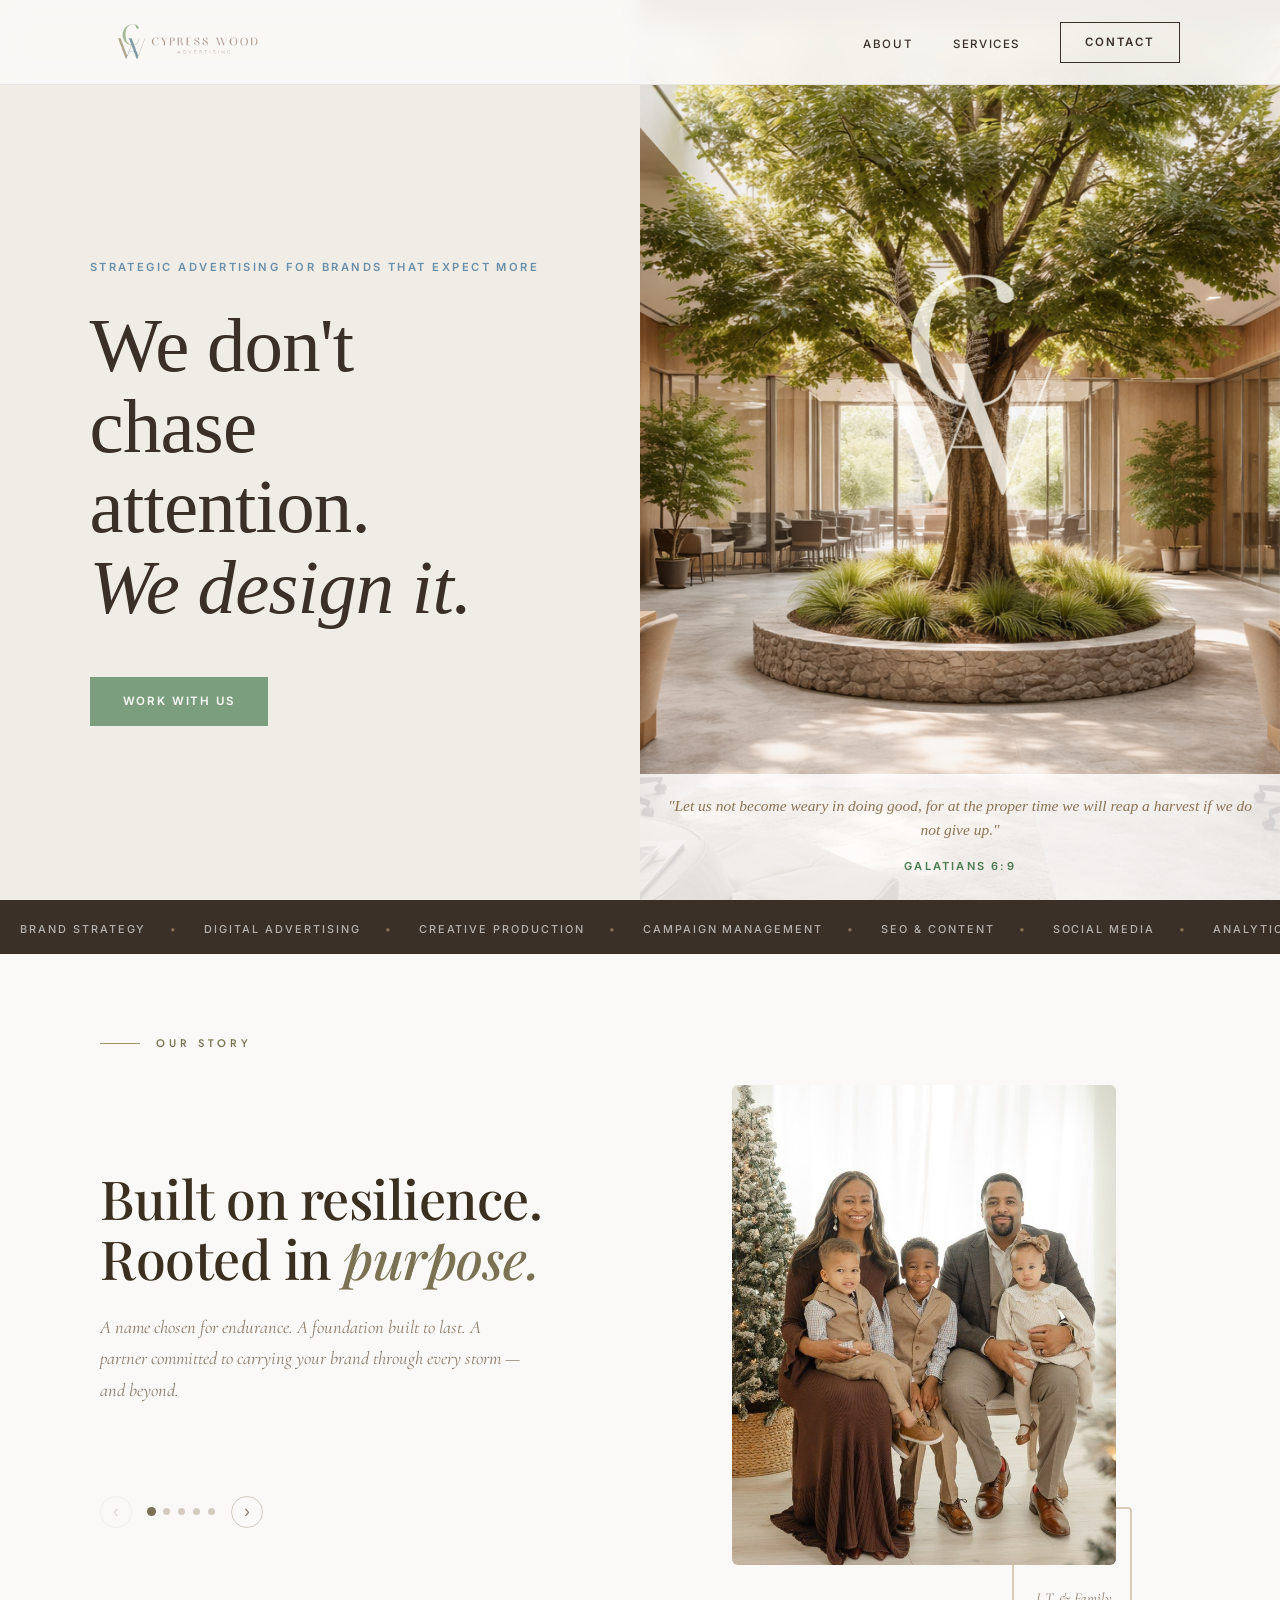
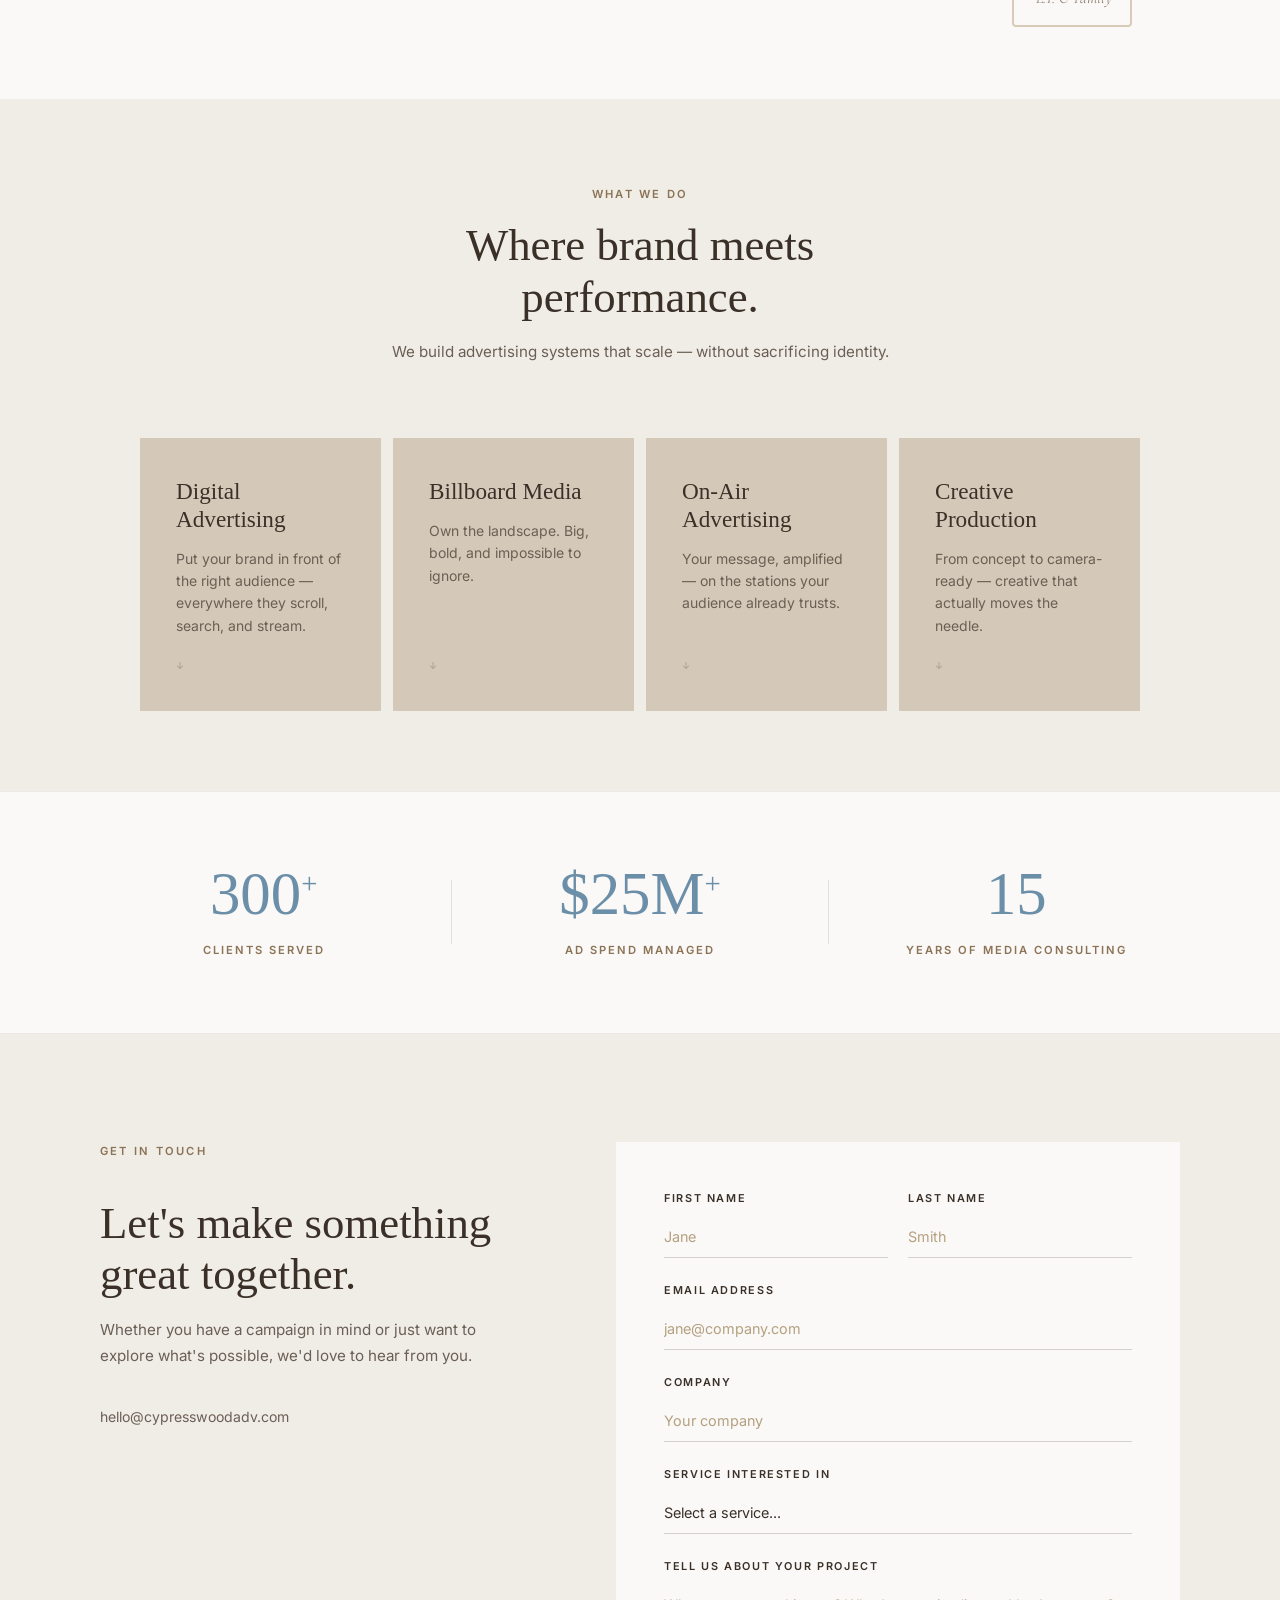
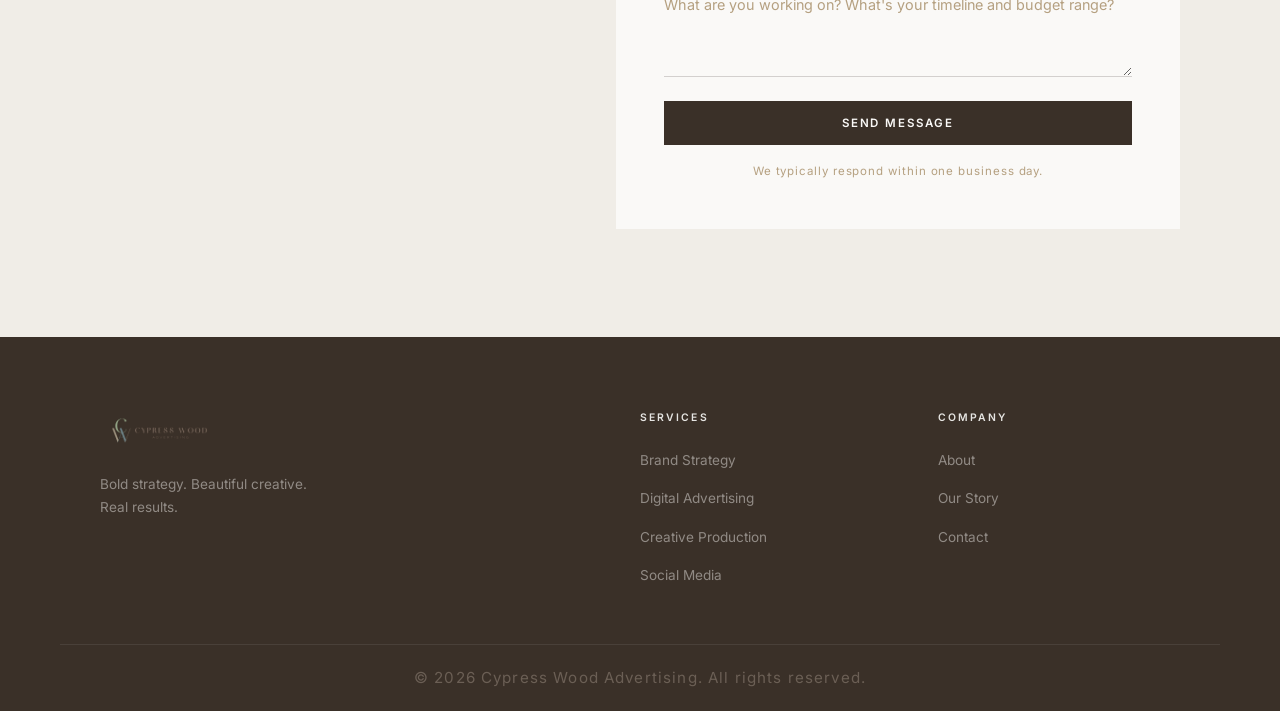
<file: index.html>
<!DOCTYPE html>
<html lang="en">
<head>
  <meta charset="UTF-8" />
  <meta name="viewport" content="width=device-width, initial-scale=1.0" />
  <title>Cypress Wood Advertising</title>
  <link rel="icon" type="image/x-icon" href="assets/images/favicon.ico" />

  <!-- SEO -->
  <meta name="description" content="Cypress Wood Advertising delivers strategic digital, billboard, on-air, and creative advertising — built on resilience, designed for longevity." />
  <meta name="author" content="Cypress Wood Advertising" />

  <!-- Open Graph (iMessage, Slack, LinkedIn, Facebook) -->
  <meta property="og:type"        content="website" />
  <meta property="og:url"         content="https://www.cypresswoodadvertising.com/" />
  <meta property="og:site_name"   content="Cypress Wood Advertising" />
  <meta property="og:title"       content="Cypress Wood Advertising" />
  <meta property="og:description" content="Strategic advertising built on resilience. Digital, billboard, on-air, and creative solutions designed to carry your brand forward." />
  <meta property="og:image"       content="https://www.cypresswoodadvertising.com/assets/images/logo.png" />
  <meta property="og:image:alt"   content="Cypress Wood Advertising logo" />

  <!-- Twitter / X Card -->
  <meta name="twitter:card"        content="summary" />
  <meta name="twitter:title"       content="Cypress Wood Advertising" />
  <meta name="twitter:description" content="Strategic advertising built on resilience. Digital, billboard, on-air, and creative solutions designed to carry your brand forward." />
  <meta name="twitter:image"       content="https://www.cypresswoodadvertising.com/assets/images/logo.png" />

  <link rel="stylesheet" href="css/styles.css" />
  <link rel="preconnect" href="https://fonts.googleapis.com" />
  <link rel="preconnect" href="https://fonts.gstatic.com" crossorigin />
  <link href="https://fonts.googleapis.com/css2?family=Cormorant+Garamond:ital,wght@0,300;0,400;0,500;0,600;1,300;1,400&family=Cormorant+Garant:ital,wght@0,300;0,400;0,500;0,600;1,300;1,400;1,500&family=Inter:wght@300;400;500;600&family=Jost:wght@300;400;500&family=Playfair+Display:ital,wght@0,400;0,500;0,600;0,700;1,400;1,500&display=swap" rel="stylesheet" />
</head>
<body>

  <!-- NAV -->
  <header class="nav-wrapper">
    <nav class="nav container">
      <a href="#" class="nav-logo">
        <img src="assets/images/logo.png" alt="Cypress Wood Advertising" class="logo-img" />
      </a>
      <ul class="nav-links">
        <li><a href="#about">About</a></li>
        <li><a href="#services">Services</a></li>
        <li><a href="#contact" class="btn btn-outline-nav">Contact</a></li>
      </ul>
      <button class="nav-toggle" aria-label="Toggle menu">
        <span></span><span></span><span></span>
      </button>
    </nav>
  </header>

  <!-- HERO -->
  <section class="hero">
    <div class="hero-left">
      <div class="hero-content">
        <img src="assets/images/logo-overlay.png" alt="" class="hero-mobile-logo" aria-hidden="true" />
        <blockquote class="hero-scripture hero-scripture-mobile">
          <p>"Let us not become weary in doing good, for at the proper time we will reap a harvest if we do not give up."</p>
          <cite>Galatians 6:9</cite>
        </blockquote>
        <p class="hero-eyebrow">Strategic Advertising for Brands That Expect More</p>
        <h1>We don't chase<br />attention.<br /><em>We design it.</em></h1>
        <a href="#contact" class="btn btn-hero">Work With Us</a>
      </div>
    </div>
    <div class="hero-right">
      <img src="assets/images/hero-bg.jpg" alt="Cypress Wood Advertising office" class="hero-img" />
      <div class="hero-right-content">
        <img src="assets/images/logo-overlay.png" alt="" class="hero-overlay-logo" aria-hidden="true" />
        <blockquote class="hero-scripture">
          <p>"Let us not become weary in doing good, for at the proper time we will reap a harvest if we do not give up."</p>
          <cite>Galatians 6:9</cite>
        </blockquote>
      </div>
    </div>
  </section>

  <!-- MARQUEE STRIP -->
  <div class="marquee-strip">
    <div class="marquee-track">
      <span>Brand Strategy</span><span class="dot">&bull;</span>
      <span>Digital Advertising</span><span class="dot">&bull;</span>
      <span>Creative Production</span><span class="dot">&bull;</span>
      <span>Campaign Management</span><span class="dot">&bull;</span>
      <span>SEO &amp; Content</span><span class="dot">&bull;</span>
      <span>Social Media</span><span class="dot">&bull;</span>
      <span>Analytics &amp; Reporting</span><span class="dot">&bull;</span>
      <span>On-Air Advertising</span><span class="dot">&bull;</span>
      <span>Billboard Advertising</span><span class="dot">&bull;</span>
      <span>Print Advertising</span><span class="dot">&bull;</span>
      <span>Brand Strategy</span><span class="dot">&bull;</span>
      <span>Digital Advertising</span><span class="dot">&bull;</span>
      <span>Creative Production</span><span class="dot">&bull;</span>
      <span>Campaign Management</span><span class="dot">&bull;</span>
      <span>SEO &amp; Content</span><span class="dot">&bull;</span>
      <span>Social Media</span><span class="dot">&bull;</span>
      <span>Analytics &amp; Reporting</span><span class="dot">&bull;</span>
      <span>On-Air Advertising</span><span class="dot">&bull;</span>
      <span>Billboard Advertising</span><span class="dot">&bull;</span>
      <span>Print Advertising</span><span class="dot">&bull;</span>
    </div>
  </div>

  <!-- OUR STORY -->
  <section class="our-story-section" id="about">
    <div class="container">

      <div class="our-story-label">Our Story</div>

      <div class="our-story-hero-row">

        <div class="our-story-carousel">
          <div class="our-story-slides">

            <div class="our-story-slide active">
              <h2>Built on resilience.<br>Rooted in <em>purpose.</em></h2>
              <p class="our-story-slide-byline">A name chosen for endurance. A foundation built to last. A partner committed to carrying your brand through every storm — and beyond.</p>
            </div>

            <div class="our-story-slide">
              <p class="our-story-slide-label">The Name</p>
              <p class="our-story-slide-text">
                I chose the name <span class="highlight">Cypress Wood Advertising</span> because of its profound connection to resilience. In the biblical account of the Great Flood, Noah was instructed to build the Ark from <em>gopher wood</em>&mdash;which many scholars identify as cypress. It was selected for a specific reason: cypress is one of the few materials on Earth naturally resistant to rot, decay, and water damage.
              </p>
            </div>

            <div class="our-story-slide">
              <p class="our-story-slide-label">The Foundation</p>
              <p class="our-story-slide-text">
                While other woods would have given way under the pressure of a forty-day storm, <span class="highlight">cypress remained stable, durable, and buoyant</span>. It was chosen not for its appearance, but for what it could endure. That principle is at the heart of everything we do.
              </p>
            </div>

            <div class="our-story-slide">
              <p class="our-story-slide-label">The Partnership</p>
              <p class="our-story-slide-text">
                This is exactly how I view my partnership with your organization. The marketing landscape can often feel like a flood&mdash;shifting trends, unpredictable algorithms, and relentless noise. My goal is to be the <span class="highlight">cypress for your brand</span>: a stable, durable foundation that doesn't just weather the storm, but carries you safely toward your goals.
              </p>
            </div>

            <div class="our-story-slide">
              <p class="our-story-slide-label">The Promise</p>
              <p class="our-story-slide-text">
                At Cypress Wood, we build marketing strategies designed for <span class="highlight">longevity, integrity, and full-circle success</span>&mdash;work that endures long after the initial campaign has ended.
              </p>
              <div class="our-story-sig">
                <div class="our-story-sig-line"></div>
                <div class="our-story-sig-name">L.T.</div>
                <div class="our-story-sig-title">Founder, Cypress Wood Advertising</div>
              </div>
            </div>

          </div>

          <div class="our-story-controls">
            <button class="our-story-prev disabled" aria-label="Previous slide">&#8249;</button>
            <div class="our-story-dots">
              <button class="our-story-dot active" aria-label="Slide 1"></button>
              <button class="our-story-dot" aria-label="Slide 2"></button>
              <button class="our-story-dot" aria-label="Slide 3"></button>
              <button class="our-story-dot" aria-label="Slide 4"></button>
              <button class="our-story-dot" aria-label="Slide 5"></button>
            </div>
            <button class="our-story-next" aria-label="Next slide">&#8250;</button>
          </div>
        </div>

        <div class="our-story-photo">
          <div class="our-story-photo-frame">
            <img src="assets/images/owner-photo.jpg" alt="L.T. Cypress Wood and family">
          </div>
          <div class="our-story-photo-accent"></div>
          <p class="our-story-photo-caption">L.T. &amp; Family</p>
        </div>

      </div>

    </div>
  </section>

  <!-- SERVICES -->
  <section class="services section" id="services">
    <div class="container">
      <div class="section-header">
        <p class="section-label">What We Do</p>
        <h2>Where brand meets performance.</h2>
        <p class="section-sub">We build advertising systems that scale — without sacrificing identity.</p>
      </div>
      <div class="services-grid">
        <div class="service-card">
          <h3>Digital Advertising</h3>
          <p class="service-byline">Put your brand in front of the right audience — everywhere they scroll, search, and stream.</p>
          <div class="service-expand">
            <ul class="service-bullets">
              <li>Search Engine Optimization (SEO)</li>
              <li>Search Engine Marketing (SEM)</li>
              <li>Social Media Advertising</li>
              <li>Email Marketing</li>
              <li>Landing Page Design</li>
              <li>Programmatic Display</li>
              <li>OTT / Connected TV</li>
              <li>Reporting &amp; Analytics</li>
            </ul>
          </div>
        </div>
        <div class="service-card">
          <h3>Billboard Media</h3>
          <p class="service-byline">Own the landscape. Big, bold, and impossible to ignore.</p>
          <div class="service-expand">
            <ul class="service-bullets">
              <li>Static Billboards</li>
              <li>Digital Billboards</li>
              <li>Transit &amp; Bus Shelters</li>
              <li>Wallscapes &amp; Murals</li>
              <li>Site Selection &amp; Negotiation</li>
              <li>Campaign Rotation</li>
            </ul>
          </div>
        </div>
        <div class="service-card">
          <h3>On-Air Advertising</h3>
          <p class="service-byline">Your message, amplified — on the stations your audience already trusts.</p>
          <div class="service-expand">
            <ul class="service-bullets">
              <li>Radio Campaigns</li>
              <li>TV Commercial Placement</li>
              <li>Sponsorship Packages</li>
              <li>Live Reads &amp; Endorsements</li>
              <li>Streaming Audio</li>
              <li>Media Planning &amp; Buying</li>
            </ul>
          </div>
        </div>
        <div class="service-card">
          <h3>Creative Production</h3>
          <p class="service-byline">From concept to camera-ready — creative that actually moves the needle.</p>
          <div class="service-expand">
            <ul class="service-bullets">
              <li>Brand Identity &amp; Strategy</li>
              <li>Video Production</li>
              <li>Audio Production</li>
              <li>Graphic Design</li>
              <li>Copywriting</li>
              <li>Campaign Development</li>
            </ul>
          </div>
        </div>
      </div>
    </div>
  </section>

  <!-- STATS -->
  <section class="stats-section">
    <div class="container stats-grid">
      <div class="stat">
        <span class="stat-number">300<sup>+</sup></span>
        <span class="stat-label">Clients Served</span>
      </div>
      <div class="stat-divider"></div>
      <div class="stat">
        <span class="stat-number">$25M<sup>+</sup></span>
        <span class="stat-label">Ad Spend Managed</span>
      </div>
      <div class="stat-divider"></div>
      <div class="stat">
        <span class="stat-number">15</span>
        <span class="stat-label">Years of Media Consulting</span>
      </div>
    </div>
  </section>

  <!-- CONTACT -->
  <section class="contact section" id="contact">
    <div class="container contact-layout">
      <div class="contact-text">
        <p class="section-label">Get In Touch</p>
        <h2>Let's make something great together.</h2>
        <p>Whether you have a campaign in mind or just want to explore what's possible, we'd love to hear from you.</p>
        <ul class="contact-info">
          <li>hello@cypresswoodadv.com</li>
        </ul>
      </div>
      <form class="contact-form" id="contactForm" novalidate>
        <div class="form-row">
          <div class="form-group">
            <label for="firstName">First Name</label>
            <input type="text" id="firstName" name="firstName" placeholder="Jane" required />
          </div>
          <div class="form-group">
            <label for="lastName">Last Name</label>
            <input type="text" id="lastName" name="lastName" placeholder="Smith" required />
          </div>
        </div>
        <div class="form-group">
          <label for="email">Email Address</label>
          <input type="email" id="email" name="email" placeholder="jane@company.com" required />
        </div>
        <div class="form-group">
          <label for="company">Company</label>
          <input type="text" id="company" name="company" placeholder="Your company" />
        </div>
        <div class="form-group">
          <label for="service">Service Interested In</label>
          <select id="service" name="service">
            <option value="">Select a service...</option>
            <option value="brand-strategy">Brand Strategy</option>
            <option value="digital-advertising">Digital Advertising</option>
            <option value="creative-production">Creative Production</option>
            <option value="social-media">Social Media</option>
            <option value="seo-content">SEO &amp; Content</option>
            <option value="other">Other / Not Sure Yet</option>
          </select>
        </div>
        <div class="form-group">
          <label for="message">Tell Us About Your Project</label>
          <textarea id="message" name="message" rows="4" placeholder="What are you working on? What's your timeline and budget range?"></textarea>
        </div>
        <button type="submit" class="btn btn-primary btn-full">Send Message</button>
        <p class="form-note">We typically respond within one business day.</p>
      </form>
    </div>
  </section>

  <!-- FOOTER -->
  <footer class="footer">
    <div class="container footer-layout">
      <div class="footer-brand">
        <a href="#" class="nav-logo footer-logo">
          <img src="assets/images/logo.png" alt="Cypress Wood Advertising" class="logo-img logo-img-footer" />
        </a>
        <p>Bold strategy. Beautiful creative.<br />Real results.</p>
      </div>
      <div class="footer-links">
        <h4>Services</h4>
        <ul>
          <li><a href="#services">Brand Strategy</a></li>
          <li><a href="#services">Digital Advertising</a></li>
          <li><a href="#services">Creative Production</a></li>
          <li><a href="#services">Social Media</a></li>
        </ul>
      </div>
      <div class="footer-links">
        <h4>Company</h4>
        <ul>
          <li><a href="#about">About</a></li>
          <li><a href="#about">Our Story</a></li>
          <li><a href="#contact">Contact</a></li>
        </ul>
      </div>
    </div>
    <div class="footer-bottom container">
      <p>&copy; 2026 Cypress Wood Advertising. All rights reserved.</p>
    </div>
  </footer>

  <script src="js/main.js"></script>
</body>
</html>
</file>
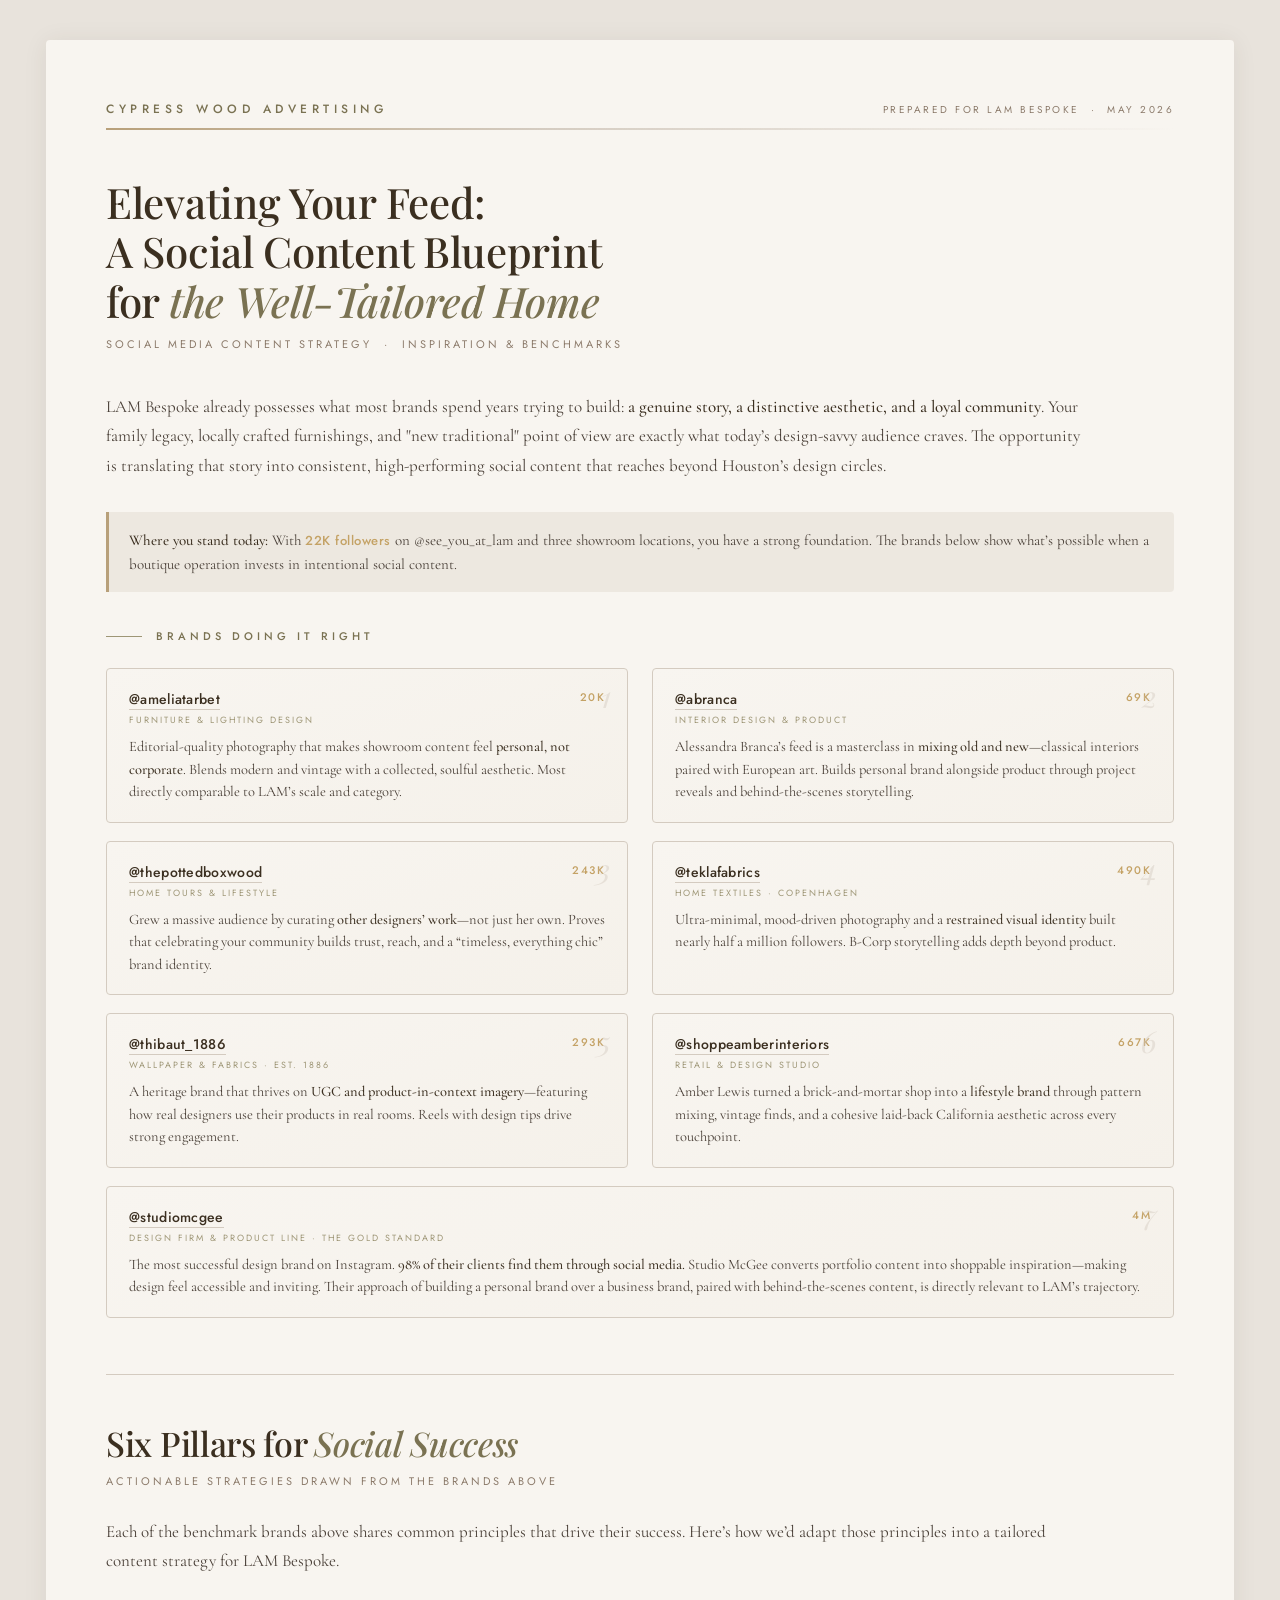
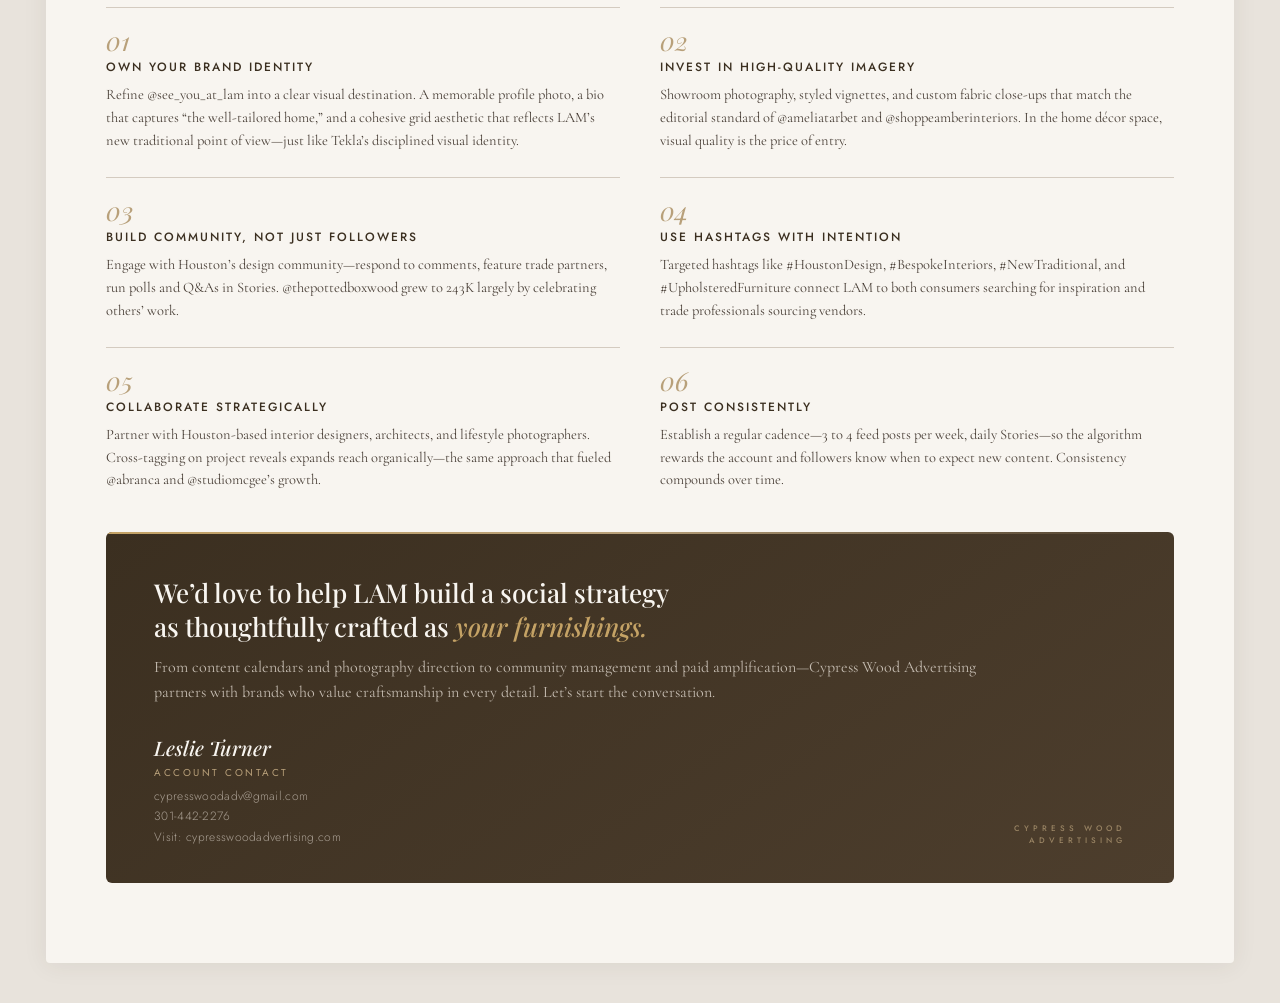
<file: lam-bespoke/index.html>
<!DOCTYPE html>
<html lang="en">
<head>
<meta charset="UTF-8">
<meta name="viewport" content="width=device-width, initial-scale=1.0">
<title>Social Content Blueprint — LAM Bespoke × Cypress Wood Advertising</title>


<link href="https://fonts.googleapis.com/css2?family=Playfair+Display:ital,wght@0,400;0,500;0,600;0,700;1,400;1,500&family=Cormorant+Garamond:ital,wght@0,300;0,400;0,500;0,600;1,300;1,400&family=Jost:wght@300;400;500&display=swap" rel="stylesheet">
<style>
  :root {
    --cream: #F8F5F0;
    --cream-dark: #EDE8E0;
    --brown-dark: #3B2F20;
    --brown-mid: #6B5B4B;
    --brown-light: #8C7B6B;
    --olive: #7A7252;
    --olive-light: #9E9676;
    --gold: #C4A265;
    --gold-muted: #B8A07A;
    --text-body: #4A4038;
    --rule-color: #D4CBC0;
  }

  * { margin: 0; padding: 0; box-sizing: border-box; }

  body {
    background: #E8E3DC;
    color: var(--text-body);
    -webkit-font-smoothing: antialiased;
    font-family: 'Cormorant Garamond', serif;
    padding: 40px 24px;
  }

  .page {
    max-width: 1188px;
    margin: 0 auto;
    padding: 60px 60px 80px;
    background: var(--cream);
    box-shadow: 0 2px 24px rgba(59,47,32,0.08);
    border-radius: 4px;
  }

  /* ── Top bar ── */
  .top-bar {
    display: flex;
    justify-content: space-between;
    align-items: center;
    margin-bottom: 10px;
  }

  .cwa-logo-header {
    display: flex;
    align-items: center;
    gap: 14px;
  }

  .cwa-logo-header img {
    width: 36px;
    height: 36px;
    border-radius: 4px;
  }

  .cwa-brand {
    font-family: 'Jost', sans-serif;
    font-weight: 500;
    font-size: 12px;
    letter-spacing: 4.5px;
    text-transform: uppercase;
    color: var(--olive);
    transition: color 0.25s ease;
  }

  .cwa-brand:hover {
    color: var(--gold);
  }

  .prepared-for {
    font-family: 'Jost', sans-serif;
    font-weight: 400;
    font-size: 10px;
    letter-spacing: 2.5px;
    text-transform: uppercase;
    color: var(--brown-light);
  }

  .top-rule {
    width: 100%;
    height: 1.5px;
    background: linear-gradient(90deg, var(--gold-muted), var(--rule-color) 40%, transparent);
    margin-bottom: 48px;
  }

  /* ── Hero ── */
  .hero {
    margin-bottom: 40px;
  }

  .hero h1 {
    font-family: 'Playfair Display', serif;
    font-weight: 500;
    font-size: clamp(30px, 3.5vw, 42px);
    line-height: 1.18;
    color: var(--brown-dark);
    letter-spacing: -0.3px;
    margin-bottom: 10px;
  }

  .hero h1 em { font-style: italic; color: var(--olive); }

  .hero-sub {
    font-family: 'Jost', sans-serif;
    font-weight: 400;
    font-size: 11px;
    letter-spacing: 3px;
    text-transform: uppercase;
    color: var(--brown-light);
  }

  /* ── Intro ── */
  .intro {
    font-family: 'Cormorant Garamond', serif;
    font-size: 17px;
    line-height: 1.72;
    color: var(--text-body);
    margin-bottom: 32px;
    max-width: 92%;
  }

  .intro strong { color: var(--brown-dark); font-weight: 500; }

  /* ── Callout ── */
  .lam-callout {
    background: var(--cream-dark);
    border-left: 3px solid var(--gold-muted);
    padding: 16px 20px;
    margin-bottom: 36px;
    border-radius: 0 4px 4px 0;
  }

  .lam-callout p {
    font-family: 'Cormorant Garamond', serif;
    font-size: 15px;
    line-height: 1.62;
    color: var(--text-body);
  }

  .lam-callout strong { color: var(--brown-dark); font-weight: 500; }

  .lam-callout .stat {
    font-family: 'Jost', sans-serif;
    font-weight: 500;
    font-size: 13px;
    color: var(--gold);
    letter-spacing: 0.5px;
  }

  /* ── Section label ── */
  .section-label {
    font-family: 'Jost', sans-serif;
    font-weight: 500;
    font-size: 11px;
    letter-spacing: 4px;
    text-transform: uppercase;
    color: var(--olive);
    margin-bottom: 24px;
    display: flex;
    align-items: center;
    gap: 14px;
  }

  .section-label::before {
    content: '';
    display: block;
    width: 36px;
    height: 1.5px;
    background: var(--olive-light);
  }

  .divider {
    width: 100%;
    height: 1px;
    background: var(--rule-color);
    margin: 56px 0 48px;
  }

  /* ── Benchmark grid ── */
  .benchmark-grid {
    display: grid;
    grid-template-columns: 1fr 1fr;
    gap: 18px 24px;
    margin-bottom: 8px;
  }

  .benchmark-card {
    border: 1px solid var(--rule-color);
    border-radius: 4px;
    padding: 20px 22px 18px;
    position: relative;
    background: linear-gradient(160deg, var(--cream) 0%, #F5F1EA 100%);
    transition: box-shadow 0.2s;
  }

  .benchmark-card:hover {
    box-shadow: 0 2px 12px rgba(59,47,32,0.06);
  }

  .card-header {
    display: flex;
    justify-content: space-between;
    align-items: flex-start;
    margin-bottom: 4px;
  }

  .card-handle {
    font-family: 'Jost', sans-serif;
    font-weight: 500;
    font-size: 14px;
    color: var(--brown-dark);
    letter-spacing: 0.3px;
  }

  .card-handle a {
    color: inherit;
    text-decoration: none;
    border-bottom: 1px solid var(--rule-color);
    transition: color 0.15s, border-color 0.15s;
  }

  .card-handle a:hover {
    color: var(--olive);
    border-color: var(--olive-light);
  }

  .card-followers {
    font-family: 'Jost', sans-serif;
    font-weight: 500;
    font-size: 11px;
    letter-spacing: 1.5px;
    color: var(--gold);
    white-space: nowrap;
  }

  .card-category {
    font-family: 'Jost', sans-serif;
    font-weight: 400;
    font-size: 9px;
    letter-spacing: 2px;
    text-transform: uppercase;
    color: var(--olive-light);
    margin-bottom: 10px;
    display: block;
  }

  .card-insight {
    font-family: 'Cormorant Garamond', serif;
    font-size: 14.5px;
    line-height: 1.55;
    color: var(--text-body);
  }

  .card-insight strong { color: var(--brown-dark); font-weight: 500; }

  .card-number {
    position: absolute;
    top: 12px;
    right: 16px;
    font-family: 'Playfair Display', serif;
    font-style: italic;
    font-size: 30px;
    color: var(--rule-color);
    opacity: 0.45;
    line-height: 1;
  }

  .benchmark-card.full-width {
    grid-column: 1 / -1;
  }

  /* ── Pillar grid ── */
  .pillar-grid {
    display: grid;
    grid-template-columns: 1fr 1fr;
    gap: 24px 40px;
    margin-bottom: 40px;
  }

  .pillar {
    padding: 20px 0 0;
    border-top: 1px solid var(--rule-color);
  }

  .pillar-number {
    font-family: 'Playfair Display', serif;
    font-style: italic;
    font-size: 26px;
    color: var(--gold-muted);
    margin-bottom: 4px;
    line-height: 1;
  }

  .pillar-title {
    font-family: 'Jost', sans-serif;
    font-weight: 500;
    font-size: 12px;
    letter-spacing: 2px;
    text-transform: uppercase;
    color: var(--brown-dark);
    margin-bottom: 8px;
  }

  .pillar-text {
    font-family: 'Cormorant Garamond', serif;
    font-size: 14.5px;
    line-height: 1.58;
    color: var(--text-body);
  }

  /* ── CTA block ── */
  .cta-area {
    background: linear-gradient(145deg, #3B2F20 0%, #4D3E2D 100%);
    border-radius: 6px;
    padding: 44px 48px 36px;
    position: relative;
    overflow: hidden;
  }

  .cta-area::before {
    content: '';
    position: absolute;
    top: 0; left: 0; right: 0;
    height: 2px;
    background: linear-gradient(90deg, var(--gold), var(--gold-muted), transparent);
  }

  .cta-headline {
    font-family: 'Playfair Display', serif;
    font-weight: 500;
    font-size: 26px;
    color: var(--cream);
    margin-bottom: 12px;
    line-height: 1.28;
  }

  .cta-headline em { font-style: italic; color: var(--gold); }

  .cta-body {
    font-family: 'Cormorant Garamond', serif;
    font-size: 16px;
    line-height: 1.6;
    color: #C4BBB0;
    margin-bottom: 28px;
    max-width: 85%;
  }

  .cta-contact {
    display: flex;
    justify-content: space-between;
    align-items: flex-end;
  }

  .contact-name {
    font-family: 'Playfair Display', serif;
    font-style: italic;
    font-weight: 500;
    font-size: 20px;
    color: var(--cream);
    margin-bottom: 4px;
  }

  .contact-title {
    font-family: 'Jost', sans-serif;
    font-weight: 400;
    font-size: 10px;
    letter-spacing: 2.5px;
    text-transform: uppercase;
    color: var(--gold-muted);
    margin-bottom: 6px;
  }

  .contact-detail {
    font-family: 'Jost', sans-serif;
    font-weight: 300;
    font-size: 12px;
    color: #A89E92;
    letter-spacing: 0.3px;
    line-height: 1.7;
  }

  .contact-detail a {
    color: #A89E92;
    text-decoration: none;
  }

  .contact-detail a:hover {
    color: var(--gold);
  }

  .cta-logo-block {
    display: flex;
    flex-direction: column;
    align-items: flex-end;
    gap: 8px;
  }

  .cta-logo-block img {
    width: 52px;
    height: 52px;
    border-radius: 4px;
  }

  .cta-cwa-text {
    font-family: 'Jost', sans-serif;
    font-weight: 500;
    font-size: 8px;
    letter-spacing: 4px;
    text-transform: uppercase;
    color: var(--gold-muted);
    text-align: right;
    opacity: 0.7;
    line-height: 1.6;
  }


  /* ── Print / PDF optimization ── */
  @media print {
    .page { padding: 40px 50px 40px; }
    .top-rule { margin-bottom: 28px; }
    .hero { margin-bottom: 24px; }
    .hero h1 { font-size: 34px; margin-bottom: 6px; }
    .hero-sub { margin-bottom: 12px; }
    .intro { font-size: 15px; line-height: 1.6; margin-bottom: 20px; }
    .lam-callout { padding: 10px 16px; margin-bottom: 22px; }
    .lam-callout p { font-size: 13.5px; }
    .section-label { margin-bottom: 16px; }
    .benchmark-grid { gap: 12px 18px; }
    .benchmark-card { padding: 14px 16px 12px; }
    .card-handle { font-size: 13px; }
    .card-insight { font-size: 13px; line-height: 1.45; }
    .card-category { font-size: 8px; margin-bottom: 6px; }
    .page-break { page-break-after: always; break-after: page; height: 0; margin: 0; padding: 0; border: none; }
    .pillar-grid { gap: 16px 32px; margin-bottom: 28px; }
    .pillar { padding: 14px 0 0; }
    .pillar-number { font-size: 22px; }
    .pillar-title { font-size: 11px; margin-bottom: 5px; }
    .pillar-text { font-size: 13px; line-height: 1.48; }
    .cta-area { padding: 32px 40px 28px; }
    .cta-headline { font-size: 22px; margin-bottom: 8px; }
    .cta-body { font-size: 14px; margin-bottom: 20px; }
  }

  /* ── Print ── */
  @media print {
    .cta-contact { flex-direction: row !important; align-items: flex-end !important; }
    .cta-area { break-inside: avoid; }
    .benchmark-card { break-inside: avoid; }
    .pillar { break-inside: avoid; }
  }

  /* ── Page break (screen) ── */
  .page-break {
    width: 100%;
    height: 1px;
    background: var(--rule-color);
    margin: 56px 0 48px;
  }

  /* ── Animations ── */
  @keyframes fadeUp {
    from { opacity: 0; transform: translateY(18px); }
    to   { opacity: 1; transform: translateY(0); }
  }

  @keyframes fadeIn {
    from { opacity: 0; }
    to   { opacity: 1; }
  }

  .anim-hero > * {
    opacity: 0;
    animation: fadeUp 1.2s cubic-bezier(0.22, 1, 0.36, 1) forwards;
  }
  .anim-hero > *:nth-child(1) { animation-delay: 0.1s; }
  .anim-hero > *:nth-child(2) { animation-delay: 0.4s; }

  .top-bar, .top-rule {
    opacity: 0;
    animation: fadeIn 1s ease forwards;
  }
  .top-bar  { animation-delay: 0s; }
  .top-rule { animation-delay: 0.2s; }

  .reveal {
    opacity: 0;
    transform: translateY(14px);
    transition: opacity 1s cubic-bezier(0.22, 1, 0.36, 1),
                transform 1s cubic-bezier(0.22, 1, 0.36, 1);
  }
  .reveal.visible {
    opacity: 1;
    transform: translateY(0);
  }

  @media print {
    .anim-hero > *, .top-bar, .top-rule, .reveal {
      opacity: 1 !important;
      transform: none !important;
      animation: none !important;
      transition: none !important;
    }
  }

  /* ── Responsive ── */
  @media (max-width: 768px) {
    .page { padding: 40px 24px 60px; }
    .benchmark-grid { grid-template-columns: 1fr; }
    .benchmark-card.full-width { grid-column: auto; }
    .pillar-grid { grid-template-columns: 1fr; }
    .cta-contact { flex-direction: column; align-items: flex-start; gap: 20px; }
  }


</style>
</head>
<body>

<div class="page">

  <!-- Top Bar -->
  <div class="top-bar">
    <div class="cwa-logo-header">
      <a href="https://cypresswoodadvertising.com/" target="_blank" rel="noopener" class="cwa-brand" style="text-decoration:none;">Cypress Wood Advertising</a>
    </div>
    <div class="prepared-for">Prepared for LAM Bespoke &nbsp;&middot;&nbsp; May 2026</div>
  </div>
  <div class="top-rule"></div>

  <!-- Hero -->
  <div class="hero anim-hero">
    <h1>Elevating Your Feed:<br>A Social Content Blueprint<br>for <em>the Well-Tailored Home</em></h1>
    <div class="hero-sub">Social Media Content Strategy &nbsp;&middot;&nbsp; Inspiration &amp; Benchmarks</div>
  </div>

  <!-- Intro -->
  <p class="intro reveal">
    LAM Bespoke already possesses what most brands spend years trying to build: <strong>a genuine story, a distinctive aesthetic, and a loyal community</strong>. Your family legacy, locally crafted furnishings, and "new traditional" point of view are exactly what today&rsquo;s design-savvy audience craves. The opportunity is translating that story into consistent, high-performing social content that reaches beyond Houston&rsquo;s design circles.
  </p>

  <!-- Lam Current State -->
  <div class="lam-callout reveal">
    <p><strong>Where you stand today:</strong> With <span class="stat">22K followers</span> on @see_you_at_lam and three showroom locations, you have a strong foundation. The brands below show what&rsquo;s possible when a boutique operation invests in intentional social content.</p>
  </div>

  <!-- Benchmark Section -->
  <div class="section-label reveal">Brands Doing It Right</div>

  <div class="benchmark-grid">

    <div class="benchmark-card reveal">
      <div class="card-number">1</div>
      <div class="card-header">
        <div class="card-handle"><a href="https://www.instagram.com/ameliatarbet/" target="_blank" rel="noopener">@ameliatarbet</a></div>
        <div class="card-followers">20K</div>
      </div>
      <span class="card-category">Furniture &amp; Lighting Design</span>
      <div class="card-insight">
        Editorial-quality photography that makes showroom content feel <strong>personal, not corporate</strong>. Blends modern and vintage with a collected, soulful aesthetic. Most directly comparable to LAM&rsquo;s scale and category.
      </div>
    </div>

    <div class="benchmark-card reveal">
      <div class="card-number">2</div>
      <div class="card-header">
        <div class="card-handle"><a href="https://www.instagram.com/abranca/" target="_blank" rel="noopener">@abranca</a></div>
        <div class="card-followers">69K</div>
      </div>
      <span class="card-category">Interior Design &amp; Product</span>
      <div class="card-insight">
        Alessandra Branca&rsquo;s feed is a masterclass in <strong>mixing old and new</strong>&mdash;classical interiors paired with European art. Builds personal brand alongside product through project reveals and behind-the-scenes storytelling.
      </div>
    </div>

    <div class="benchmark-card reveal">
      <div class="card-number">3</div>
      <div class="card-header">
        <div class="card-handle"><a href="https://www.instagram.com/thepottedboxwood/" target="_blank" rel="noopener">@thepottedboxwood</a></div>
        <div class="card-followers">243K</div>
      </div>
      <span class="card-category">Home Tours &amp; Lifestyle</span>
      <div class="card-insight">
        Grew a massive audience by curating <strong>other designers&rsquo; work</strong>&mdash;not just her own. Proves that celebrating your community builds trust, reach, and a &ldquo;timeless, everything chic&rdquo; brand identity.
      </div>
    </div>

    <div class="benchmark-card reveal">
      <div class="card-number">4</div>
      <div class="card-header">
        <div class="card-handle"><a href="https://www.instagram.com/teklafabrics/" target="_blank" rel="noopener">@teklafabrics</a></div>
        <div class="card-followers">490K</div>
      </div>
      <span class="card-category">Home Textiles &middot; Copenhagen</span>
      <div class="card-insight">
        Ultra-minimal, mood-driven photography and a <strong>restrained visual identity</strong> built nearly half a million followers. B-Corp storytelling adds depth beyond product.
      </div>
    </div>

    <div class="benchmark-card reveal">
      <div class="card-number">5</div>
      <div class="card-header">
        <div class="card-handle"><a href="https://www.instagram.com/thibaut_1886/" target="_blank" rel="noopener">@thibaut_1886</a></div>
        <div class="card-followers">293K</div>
      </div>
      <span class="card-category">Wallpaper &amp; Fabrics &middot; Est. 1886</span>
      <div class="card-insight">
        A heritage brand that thrives on <strong>UGC and product-in-context imagery</strong>&mdash;featuring how real designers use their products in real rooms. Reels with design tips drive strong engagement.
      </div>
    </div>

    <div class="benchmark-card reveal">
      <div class="card-number">6</div>
      <div class="card-header">
        <div class="card-handle"><a href="https://www.instagram.com/shoppeamberinteriors/" target="_blank" rel="noopener">@shoppeamberinteriors</a></div>
        <div class="card-followers">667K</div>
      </div>
      <span class="card-category">Retail &amp; Design Studio</span>
      <div class="card-insight">
        Amber Lewis turned a brick-and-mortar shop into a <strong>lifestyle brand</strong> through pattern mixing, vintage finds, and a cohesive laid-back California aesthetic across every touchpoint.
      </div>
    </div>

    <div class="benchmark-card full-width reveal">
      <div class="card-number">7</div>
      <div class="card-header">
        <div class="card-handle"><a href="https://www.instagram.com/studiomcgee/" target="_blank" rel="noopener">@studiomcgee</a></div>
        <div class="card-followers">4M</div>
      </div>
      <span class="card-category">Design Firm &amp; Product Line &middot; The Gold Standard</span>
      <div class="card-insight">
        The most successful design brand on Instagram. <strong>98% of their clients find them through social media.</strong> Studio McGee converts portfolio content into shoppable inspiration&mdash;making design feel accessible and inviting. Their approach of building a personal brand over a business brand, paired with behind-the-scenes content, is directly relevant to LAM&rsquo;s trajectory.
      </div>
    </div>

  </div>

  <div class="page-break"></div>

  <!-- Strategy Section -->
  <div class="hero anim-hero" style="margin-bottom: 28px;">
    <h1 style="font-size: clamp(26px, 3vw, 34px);">Six Pillars for <em>Social Success</em></h1>
    <div class="hero-sub">Actionable strategies drawn from the brands above</div>
  </div>

  <p class="intro reveal" style="margin-bottom: 32px;">
    Each of the benchmark brands above shares common principles that drive their success. Here&rsquo;s how we&rsquo;d adapt those principles into a tailored content strategy for LAM Bespoke.
  </p>

  <div class="pillar-grid">

    <div class="pillar reveal">
      <div class="pillar-number">01</div>
      <div class="pillar-title">Own Your Brand Identity</div>
      <div class="pillar-text">
        Refine @see_you_at_lam into a clear visual destination. A memorable profile photo, a bio that captures &ldquo;the well-tailored home,&rdquo; and a cohesive grid aesthetic that reflects LAM&rsquo;s new traditional point of view&mdash;just like Tekla&rsquo;s disciplined visual identity.
      </div>
    </div>

    <div class="pillar reveal">
      <div class="pillar-number">02</div>
      <div class="pillar-title">Invest in High-Quality Imagery</div>
      <div class="pillar-text">
        Showroom photography, styled vignettes, and custom fabric close-ups that match the editorial standard of @ameliatarbet and @shoppeamberinteriors. In the home d&eacute;cor space, visual quality is the price of entry.
      </div>
    </div>

    <div class="pillar reveal">
      <div class="pillar-number">03</div>
      <div class="pillar-title">Build Community, Not Just Followers</div>
      <div class="pillar-text">
        Engage with Houston&rsquo;s design community&mdash;respond to comments, feature trade partners, run polls and Q&amp;As in Stories. @thepottedboxwood grew to 243K largely by celebrating others&rsquo; work.
      </div>
    </div>

    <div class="pillar reveal">
      <div class="pillar-number">04</div>
      <div class="pillar-title">Use Hashtags with Intention</div>
      <div class="pillar-text">
        Targeted hashtags like #HoustonDesign, #BespokeInteriors, #NewTraditional, and #UpholsteredFurniture connect LAM to both consumers searching for inspiration and trade professionals sourcing vendors.
      </div>
    </div>

    <div class="pillar reveal">
      <div class="pillar-number">05</div>
      <div class="pillar-title">Collaborate Strategically</div>
      <div class="pillar-text">
        Partner with Houston-based interior designers, architects, and lifestyle photographers. Cross-tagging on project reveals expands reach organically&mdash;the same approach that fueled @abranca and @studiomcgee&rsquo;s growth.
      </div>
    </div>

    <div class="pillar reveal">
      <div class="pillar-number">06</div>
      <div class="pillar-title">Post Consistently</div>
      <div class="pillar-text">
        Establish a regular cadence&mdash;3 to 4 feed posts per week, daily Stories&mdash;so the algorithm rewards the account and followers know when to expect new content. Consistency compounds over time.
      </div>
    </div>

  </div>

  <!-- CTA Block -->
  <div class="cta-area reveal">
    <div class="cta-headline">We&rsquo;d love to help LAM build a social strategy<br>as thoughtfully crafted as <em>your furnishings.</em></div>
    <div class="cta-body">
      From content calendars and photography direction to community management and paid amplification&mdash;Cypress Wood Advertising partners with brands who value craftsmanship in every detail. Let&rsquo;s start the conversation.
    </div>
    <div class="cta-contact">
      <div>
        <div class="contact-name">Leslie Turner</div>
        <div class="contact-title">Account Contact</div>
        <div class="contact-detail">
          <a href="mailto:cypresswoodadv@gmail.com">cypresswoodadv@gmail.com</a><br>
          <a href="tel:3014422276">301-442-2276</a><br>
          Visit: <a href="https://cypresswoodadvertising.com/" target="_blank" rel="noopener">cypresswoodadvertising.com</a>
        </div>
      </div>
      <div class="cta-cwa-text">Cypress Wood<br>Advertising</div>
    </div>
  </div>

</div>

<script>
  const observer = new IntersectionObserver((entries) => {
    entries.forEach((entry, i) => {
      if (entry.isIntersecting) {
        const el = entry.target;
        const siblings = [...el.parentElement.querySelectorAll('.reveal')];
        const index = siblings.indexOf(el);
        el.style.transitionDelay = (index * 0.07) + 's';
        el.classList.add('visible');
        observer.unobserve(el);
      }
    });
  }, { threshold: 0.1 });

  document.querySelectorAll('.reveal').forEach(el => observer.observe(el));
</script>
</body>
</html>
</file>
<file: css/styles.css>
/* ===========================
   RESET & BASE
=========================== */
*, *::before, *::after {
  box-sizing: border-box;
  margin: 0;
  padding: 0;
}

html {
  scroll-behavior: smooth;
  font-size: 16px;
}

body {
  font-family: 'Inter', sans-serif;
  color: #3a3028;
  background: #faf9f7;
  line-height: 1.65;
}

img { max-width: 100%; display: block; }
a { text-decoration: none; color: inherit; }
ul { list-style: none; }

.container {
  max-width: 1160px;
  margin: 0 auto;
  padding: 0 40px;
}

.section { padding: 108px 0; }

/* ===========================
   TYPOGRAPHY
=========================== */
h1 {
  font-family: 'Cormorant Garant', Georgia, serif;
  font-size: clamp(3rem, 6vw, 5.5rem);
  font-weight: 400;
  line-height: 1.05;
  letter-spacing: -0.01em;
}

h1 em {
  font-style: italic;
  font-weight: 300;
}

h2 {
  font-family: 'Cormorant Garant', Georgia, serif;
  font-size: clamp(2rem, 3.5vw, 3rem);
  font-weight: 400;
  line-height: 1.15;
}

h3 {
  font-family: 'Cormorant Garant', Georgia, serif;
  font-size: 1.45rem;
  font-weight: 500;
  line-height: 1.2;
}

p {
  font-size: 0.95rem;
  color: #6b5f55;
  line-height: 1.75;
}

.section-label {
  font-family: 'Inter', sans-serif;
  font-size: 0.7rem;
  font-weight: 600;
  letter-spacing: 0.2em;
  text-transform: uppercase;
  color: #8b7355;
  margin-bottom: 16px;
  display: block;
}

.section-header {
  text-align: center;
  max-width: 580px;
  margin: 0 auto 58px;
}

.section-sub {
  margin-top: 16px;
  font-size: 0.95rem;
}

/* ===========================
   BUTTONS
=========================== */
.btn {
  display: inline-block;
  font-family: 'Inter', sans-serif;
  font-size: 0.72rem;
  font-weight: 600;
  letter-spacing: 0.16em;
  text-transform: uppercase;
  padding: 14px 32px;
  border: 1.5px solid transparent;
  cursor: pointer;
  transition: all 0.25s ease;
}

.btn-primary {
  background: #3a3028;
  color: #faf9f7;
  border-color: #3a3028;
}
.btn-primary:hover {
  background: #8b7355;
  border-color: #8b7355;
}

.btn-outline-nav {
  border-color: #3a3028;
  color: #3a3028;
  padding: 10px 24px;
}
.btn-outline-nav:hover {
  background: #3a3028;
  color: #faf9f7;
}

.btn-hero {
  border: 1.5px solid #7a9e7e;
  color: #faf9f7;
  background: #7a9e7e;
  margin-top: 48px;
}
.btn-hero:hover {
  background: #5f8563;
  border-color: #5f8563;
  color: #faf9f7;
}

.btn-full { width: 100%; text-align: center; }

/* ===========================
   LOGO
=========================== */
.nav-logo {
  display: flex;
  align-items: center;
}

.logo-img {
  height: 65px;
  width: auto;
  display: block;
}

.logo-img-footer {
  height: 44px;
  opacity: 0.85;
}

/* ===========================
   NAV
=========================== */
.nav-wrapper {
  position: fixed;
  top: 0; left: 0; right: 0;
  z-index: 100;
  background: rgba(250,249,247,0.92);
  backdrop-filter: blur(12px);
  border-bottom: 1px solid rgba(58,48,40,0.08);
  transition: box-shadow 0.3s;
}

.nav-wrapper.scrolled {
  box-shadow: 0 2px 20px rgba(58,48,40,0.07);
}

.nav {
  display: flex;
  align-items: center;
  justify-content: space-between;
  height: 84px;
}

.nav-links {
  display: flex;
  align-items: center;
  gap: 40px;
}

.nav-links > li > a:not(.btn) {
  font-size: 0.72rem;
  font-weight: 500;
  letter-spacing: 0.14em;
  text-transform: uppercase;
  color: #3a3028;
  transition: color 0.2s;
}

.nav-links > li > a:not(.btn):hover { color: #8b7355; }

.nav-toggle {
  display: none;
  flex-direction: column;
  gap: 5px;
  background: none;
  border: none;
  cursor: pointer;
  padding: 4px;
}

.nav-toggle span {
  display: block;
  width: 24px;
  height: 1.5px;
  background: #3a3028;
  transition: all 0.25s;
}

/* ===========================
   HERO
=========================== */
.hero {
  display: grid;
  grid-template-columns: 1fr 1fr;
  min-height: 100vh;
  overflow: hidden;
}

.hero-left {
  background: #f0ede7;
  display: flex;
  align-items: center;
  padding: 80px 56px 80px 7vw;
  padding-top: calc(84px + 80px);
}

.hero-content {
  max-width: 420px;
}

.hero-right {
  overflow: hidden;
  position: relative;
}

.hero-img {
  width: 100%;
  height: 100%;
  object-fit: cover;
  object-position: center top;
  display: block;
}

.hero-right-content {
  position: absolute;
  inset: 0;
  display: flex;
  flex-direction: column;
  align-items: center;
  justify-content: flex-start;
  padding: 0;
  pointer-events: none;
}

.hero-overlay-logo {
  width: 81%;
  max-width: 475px;
  mix-blend-mode: screen;
  opacity: 0.85;
  flex-shrink: 0;
  margin: auto;
}

.hero-scripture {
  width: 100%;
  text-align: center;
  background: rgba(255, 255, 255, 0.82);
  padding: 20px 24px;
  margin-top: 0;
  margin-bottom: 0;
}

.hero-scripture p {
  font-family: 'Cormorant Garant', Georgia, serif;
  font-size: clamp(0.93rem, 1.21vw, 1.13rem);
  font-style: italic;
  font-weight: 300;
  line-height: 1.55;
  color: #8b7355;
  text-shadow: none;
  margin-bottom: 3px;
}

.hero-scripture cite {
  font-family: 'Inter', sans-serif;
  font-size: 0.69rem;
  font-weight: 600;
  letter-spacing: 0.2em;
  text-transform: uppercase;
  color: #4a7a52;
  text-shadow: none;
  font-style: normal;
}

.hero-mobile-logo {
  display: none;
}

.hero-scripture-mobile {
  display: none;
}

.hero-eyebrow {
  font-size: 0.7rem;
  font-weight: 600;
  letter-spacing: 0.22em;
  text-transform: uppercase;
  color: #6b8fa8;
  margin-bottom: 28px;
  white-space: nowrap;
}

.hero h1 { color: #3a3028; }

/* ===========================
   MARQUEE
=========================== */
.marquee-strip {
  background: #3a3028;
  overflow: hidden;
  padding: 14px 0;
  white-space: nowrap;
}

.marquee-track {
  display: inline-block;
  animation: marquee 30s linear infinite;
}

.marquee-track span {
  font-size: 0.68rem;
  font-weight: 500;
  letter-spacing: 0.18em;
  text-transform: uppercase;
  color: rgba(250,249,247,0.65);
  padding: 0 20px;
}

.marquee-track .dot {
  color: #8b7355;
  padding: 0 4px;
  letter-spacing: 0;
}

@keyframes marquee {
  from { transform: translateX(0); }
  to   { transform: translateX(-50%); }
}

/* ===========================
   OUR STORY
=========================== */
.our-story-section {
  background: #faf9f7;
  padding: 80px 0 88px;
}

/* Section label — overrides global .section-label inside this section */
.our-story-label {
  font-family: 'Jost', sans-serif;
  font-weight: 500;
  font-size: 11px;
  letter-spacing: 4px;
  text-transform: uppercase;
  color: #7a7252;
  margin-bottom: 32px;
  display: flex;
  align-items: center;
  gap: 16px;
}

.our-story-label::before {
  content: '';
  display: block;
  width: 40px;
  height: 1.5px;
  background: #9e9676;
  flex-shrink: 0;
}

/* Hero row: carousel + photo */
.our-story-hero-row {
  display: grid;
  grid-template-columns: 1fr 1fr;
  gap: 56px;
  align-items: center;
}

/* Carousel */
.our-story-carousel {
  display: flex;
  flex-direction: column;
}

.our-story-slides {
  display: grid;
  position: relative;
}

.our-story-slide {
  grid-area: 1 / 1;
  opacity: 0;
  transform: translateX(28px);
  transition: opacity 0.45s ease, transform 0.45s ease;
  pointer-events: none;
}

.our-story-slide.exit {
  transform: translateX(-28px);
}

.our-story-slide.active {
  opacity: 1;
  transform: translateY(0);
  pointer-events: auto;
}

/* Slide: headline */
.our-story-slide h2 {
  font-family: 'Playfair Display', serif;
  font-weight: 500;
  font-size: clamp(2.4rem, 4.2vw, 3.875rem);
  line-height: 1.12;
  color: #3b2f20;
  letter-spacing: -0.5px;
}

.our-story-slide h2 em {
  font-style: italic;
  color: #7a7252;
}

/* Slide: hero byline */
.our-story-slide-byline {
  font-family: 'Cormorant Garamond', serif;
  font-size: 1.15rem;
  font-weight: 400;
  font-style: italic;
  line-height: 1.7;
  color: #8c7b6b;
  margin-top: 24px;
  max-width: 420px;
}

/* Slide: statement label + text */
.our-story-slide-label {
  font-family: 'Jost', sans-serif;
  font-weight: 600;
  font-size: 22px;
  letter-spacing: 2px;
  text-transform: uppercase;
  color: #9e9676;
  margin-bottom: 20px;
}

.our-story-slide-text {
  font-family: 'Cormorant Garamond', serif;
  font-size: 1.25rem;
  font-weight: 400;
  line-height: 1.75;
  color: #4a4038;
}

.our-story-slide-text .highlight {
  color: #3b2f20;
  font-weight: 500;
}

/* Slide: signature (last slide) */
.our-story-sig {
  margin-top: 36px;
}

.our-story-sig-line {
  width: 48px;
  height: 1.5px;
  background: #b8a07a;
  margin-bottom: 20px;
}

.our-story-sig-name {
  font-family: 'Cormorant Garamond', serif;
  font-style: italic;
  font-weight: 300;
  font-size: 1.7rem;
  letter-spacing: 0.04em;
  color: #3b2f20;
  margin-bottom: 4px;
}

.our-story-sig-title {
  font-family: 'Jost', sans-serif;
  font-weight: 400;
  font-size: 11px;
  letter-spacing: 3px;
  text-transform: uppercase;
  color: #8c7b6b;
}

/* Controls */
.our-story-controls {
  display: flex;
  align-items: center;
  gap: 16px;
  margin-top: 40px;
}

.our-story-dots {
  display: flex;
  gap: 8px;
}

.our-story-dot {
  width: 7px;
  height: 7px;
  border-radius: 50%;
  background: #d4cbc0;
  border: none;
  padding: 0;
  cursor: pointer;
  transition: background 0.3s ease, transform 0.3s ease;
}

.our-story-dot.active {
  background: #7a7252;
  transform: scale(1.3);
}

.our-story-prev,
.our-story-next {
  background: none;
  border: 1px solid #d4cbc0;
  width: 32px;
  height: 32px;
  border-radius: 50%;
  display: flex;
  align-items: center;
  justify-content: center;
  cursor: pointer;
  font-size: 1.1rem;
  line-height: 1;
  color: #8c7b6b;
  transition: border-color 0.25s ease, color 0.25s ease, opacity 0.25s ease;
}

.our-story-prev:hover,
.our-story-next:hover {
  border-color: #7a7252;
  color: #3b2f20;
}

.our-story-prev.disabled,
.our-story-next.disabled {
  opacity: 0.25;
  cursor: default;
  pointer-events: none;
}

/* Photo */
.our-story-photo {
  position: relative;
  max-width: 75%;
  justify-self: center;
}

.our-story-photo-frame {
  position: relative;
  width: 100%;
  aspect-ratio: 4 / 5;
  border-radius: 6px;
  overflow: hidden;
  background: #ede8e0;
}

.our-story-photo-frame img {
  width: 100%;
  height: 100%;
  object-fit: cover;
  display: block;
}

.our-story-photo-placeholder {
  width: 100%;
  height: 100%;
  display: flex;
  flex-direction: column;
  align-items: center;
  justify-content: center;
  background: linear-gradient(145deg, #ede8e0 0%, #e2dcd4 50%, #ede8e0 100%);
  color: #8c7b6b;
  font-family: 'Jost', sans-serif;
  font-size: 13px;
  letter-spacing: 2px;
  text-transform: uppercase;
  gap: 12px;
}

.our-story-photo-placeholder svg { opacity: 0.35; }

.our-story-photo-accent {
  position: absolute;
  bottom: -16px;
  right: -16px;
  width: 120px;
  height: 120px;
  border: 2px solid #b8a07a;
  border-radius: 4px;
  z-index: -1;
  opacity: 0.5;
}

.our-story-photo-caption {
  margin-top: 20px;
  font-family: 'Cormorant Garamond', serif;
  font-size: 15px;
  font-style: italic;
  color: #8c7b6b;
  text-align: right;
  padding-right: 4px;
}


/* ===========================
   SERVICES
=========================== */
.services {
  background: #f0ede7;
  padding: 86px 0 0;
  padding-bottom: 80px;
}

.services .section-header {
  padding: 0 40px;
}

.services-grid {
  display: flex;
  flex-wrap: nowrap;
  overflow-x: auto;
  gap: 12px;
  margin-top: 72px;
  padding: 0 40px;
  scrollbar-width: none;
}

.services-grid::-webkit-scrollbar {
  display: none;
}

.service-card {
  background: #d4c9b8;
  padding: 40px 36px;
  flex: 0 0 calc(25% - 9px);
  min-width: 240px;
  display: flex;
  flex-direction: column;
  cursor: pointer;
  transition: background 0.35s ease, transform 0.4s ease, box-shadow 0.4s ease;
}

.service-card:hover,
.service-card.active {
  background: #7a9e7e;
  transform: translateY(-6px);
  box-shadow: 0 18px 48px rgba(58, 48, 40, 0.18);
}

.service-card h3 {
  margin-bottom: 14px;
  color: #3a3028;
  transition: color 0.35s ease;
}

.service-card:hover h3,
.service-card.active h3 { color: #fff; }

.service-byline {
  font-size: 0.875rem;
  color: #6b5f55;
  line-height: 1.6;
  margin-bottom: 0;
  transition: color 0.35s ease;
}

.service-card:hover .service-byline,
.service-card.active .service-byline {
  color: rgba(255, 255, 255, 0.82);
}

/* Expand container */
.service-expand {
  overflow: hidden;
  max-height: 0;
  opacity: 0;
  transform: translateY(-6px);
  transition: max-height 0.4s ease, opacity 0.35s ease, transform 0.4s ease;
}

/* Hovering anywhere on the grid expands all cards */
.services-grid:hover .service-expand,
.services-grid.expanded .service-expand {
  max-height: 360px;
  opacity: 1;
  transform: translateY(0);
}

/* Bullet list */
.service-bullets {
  list-style: none;
  padding: 0;
  margin-top: 20px;
  border-top: 1px solid rgba(255, 255, 255, 0.25);
  padding-top: 16px;
}

.service-bullets li {
  font-size: 0.8rem;
  font-weight: 400;
  letter-spacing: 0.02em;
  color: rgba(255, 255, 255, 0.88);
  padding: 5px 0 5px 18px;
  position: relative;
  opacity: 0;
  transform: translateY(6px);
  transition: opacity 0.28s ease, transform 0.28s ease;
}

.service-bullets li::before {
  content: '–';
  position: absolute;
  left: 0;
  color: rgba(255, 255, 255, 0.45);
}

/* Stagger bullets in when grid is hovered or expanded (mobile) */
.services-grid:hover .service-bullets li,
.services-grid.expanded .service-bullets li {
  opacity: 1;
  transform: translateY(0);
}

.services-grid:hover .service-bullets li:nth-child(1),
.services-grid.expanded .service-bullets li:nth-child(1) { transition-delay: 0.06s; }
.services-grid:hover .service-bullets li:nth-child(2),
.services-grid.expanded .service-bullets li:nth-child(2) { transition-delay: 0.11s; }
.services-grid:hover .service-bullets li:nth-child(3),
.services-grid.expanded .service-bullets li:nth-child(3) { transition-delay: 0.16s; }
.services-grid:hover .service-bullets li:nth-child(4),
.services-grid.expanded .service-bullets li:nth-child(4) { transition-delay: 0.21s; }
.services-grid:hover .service-bullets li:nth-child(5),
.services-grid.expanded .service-bullets li:nth-child(5) { transition-delay: 0.26s; }
.services-grid:hover .service-bullets li:nth-child(6),
.services-grid.expanded .service-bullets li:nth-child(6) { transition-delay: 0.30s; }
.services-grid:hover .service-bullets li:nth-child(7),
.services-grid.expanded .service-bullets li:nth-child(7) { transition-delay: 0.34s; }
.services-grid:hover .service-bullets li:nth-child(8),
.services-grid.expanded .service-bullets li:nth-child(8) { transition-delay: 0.38s; }

/* Expand hint — chevron arrow pushed to card bottom */
.service-card::after {
  content: '↓';
  display: block;
  margin-top: auto;
  padding-top: 24px;
  font-family: 'Inter', sans-serif;
  font-size: 0.6rem;
  line-height: 1;
  color: rgba(58, 48, 40, 0.3);
  transition: opacity 0.3s ease;
}

/* Hide chevron when expanded */
.services-grid:hover .service-card::after,
.services-grid.expanded .service-card::after {
  opacity: 0;
}

/* ===========================
   STATS
=========================== */
.stats-section {
  background: #faf9f7;
  border-top: 1px solid rgba(58,48,40,0.08);
  border-bottom: 1px solid rgba(58,48,40,0.08);
  padding: 72px 0;
}

.stats-grid {
  display: flex;
  align-items: center;
  justify-content: space-between;
  gap: 24px;
}

.stat { text-align: center; flex: 1; }

.stat-number {
  display: block;
  font-family: 'Cormorant Garant', Georgia, serif;
  font-size: 3.8rem;
  font-weight: 300;
  color: #6b8fa8;
  line-height: 1;
  margin-bottom: 10px;
}

.stat-number sup {
  font-size: 1.8rem;
  vertical-align: super;
  font-weight: 300;
}

.stat-label {
  font-size: 0.7rem;
  font-weight: 600;
  letter-spacing: 0.18em;
  text-transform: uppercase;
  color: #8b7355;
}

.stat-divider {
  width: 1px;
  height: 64px;
  background: rgba(58,48,40,0.12);
  flex-shrink: 0;
}

/* ===========================
   ABOUT
=========================== */
.about { background: #faf9f7; }

.about-layout {
  display: grid;
  grid-template-columns: 1fr 1fr;
  gap: 96px;
  align-items: center;
}

.about-quote {
  background: #f0ede7;
  padding: 48px;
  margin-bottom: 24px;
}

blockquote {
  font-family: 'Cormorant Garant', Georgia, serif;
  font-size: 1.55rem;
  font-style: italic;
  font-weight: 300;
  line-height: 1.4;
  color: #3a3028;
  margin-bottom: 20px;
}

cite {
  font-size: 0.75rem;
  font-weight: 500;
  letter-spacing: 0.1em;
  text-transform: uppercase;
  color: #8b7355;
  font-style: normal;
}

.about-tags {
  display: flex;
  flex-wrap: wrap;
  gap: 10px;
}

.about-tags span {
  font-size: 0.7rem;
  font-weight: 600;
  letter-spacing: 0.14em;
  text-transform: uppercase;
  color: #3a3028;
  border: 1.5px solid rgba(58,48,40,0.2);
  padding: 8px 16px;
}

.about-text h2 { margin-bottom: 24px; margin-top: 12px; }
.about-text p { margin-bottom: 16px; }
.about-text .btn { margin-top: 16px; }

/* ===========================
   CONTACT
=========================== */
.contact { background: #f0ede7; }

.contact-layout {
  display: grid;
  grid-template-columns: 1fr 1.3fr;
  gap: 96px;
  align-items: start;
}

.contact-text h2 { margin-bottom: 16px; margin-top: 12px; }
.contact-text > p { margin-bottom: 36px; }

.contact-info {
  display: flex;
  flex-direction: column;
  gap: 16px;
}

.contact-info li {
  font-size: 0.88rem;
  color: #6b5f55;
  line-height: 1.5;
}

/* Form */
.contact-form {
  background: #faf9f7;
  padding: 48px;
}

.form-row {
  display: grid;
  grid-template-columns: 1fr 1fr;
  gap: 20px;
}

.form-group {
  display: flex;
  flex-direction: column;
  gap: 8px;
  margin-bottom: 24px;
}

.form-group label {
  font-size: 0.68rem;
  font-weight: 600;
  letter-spacing: 0.15em;
  text-transform: uppercase;
  color: #3a3028;
}

.form-group input,
.form-group select,
.form-group textarea {
  padding: 12px 0;
  border: none;
  border-bottom: 1.5px solid rgba(58,48,40,0.2);
  background: transparent;
  font-family: 'Inter', sans-serif;
  font-size: 0.9rem;
  color: #3a3028;
  outline: none;
  transition: border-color 0.2s;
  border-radius: 0;
  appearance: none;
}

.form-group input::placeholder,
.form-group select::placeholder,
.form-group textarea::placeholder {
  color: #b5a080;
}

.form-group input:focus,
.form-group select:focus,
.form-group textarea:focus {
  border-bottom-color: #3a3028;
}

.form-group input.error,
.form-group select.error,
.form-group textarea.error {
  border-bottom-color: #a04040;
}

.form-group textarea { resize: vertical; }

.form-note {
  text-align: center;
  font-size: 0.72rem;
  letter-spacing: 0.08em;
  color: #b5a080;
  margin-top: 16px;
}

.form-success {
  text-align: center;
  padding: 48px 32px;
}

.form-success p:first-child {
  font-family: 'Cormorant Garant', serif;
  font-size: 2.5rem;
  font-style: italic;
  color: #3a3028;
  margin-bottom: 12px;
}

.form-success p:last-child {
  font-size: 0.85rem;
  letter-spacing: 0.1em;
  text-transform: uppercase;
  color: #8b7355;
}

/* ===========================
   FOOTER
=========================== */
.footer {
  background: #3a3028;
  color: rgba(250,249,247,0.55);
  padding-top: 72px;
}

.footer .logo-name { color: rgba(250,249,247,0.9); }
.footer .logo-sub { color: #b5a080; }

.footer-layout {
  display: grid;
  grid-template-columns: 2fr 1fr 1fr;
  gap: 56px;
  padding-bottom: 56px;
  border-bottom: 1px solid rgba(250,249,247,0.08);
}

.footer-brand .nav-logo { margin-bottom: 20px; }
.footer-brand p { font-size: 0.85rem; line-height: 1.7; color: rgba(250,249,247,0.45); }

.footer-links h4 {
  font-family: 'Inter', sans-serif;
  font-size: 0.65rem;
  font-weight: 600;
  letter-spacing: 0.2em;
  text-transform: uppercase;
  color: rgba(250,249,247,0.9);
  margin-bottom: 20px;
}

.footer-links ul { display: flex; flex-direction: column; gap: 12px; }

.footer-links a {
  font-size: 0.85rem;
  color: rgba(250,249,247,0.45);
  transition: color 0.2s;
}
.footer-links a:hover { color: #b5a080; }

.footer-bottom {
  padding: 20px 40px;
  font-size: 0.72rem;
  letter-spacing: 0.1em;
  text-align: center;
  color: rgba(250,249,247,0.3);
}

/* ===========================
   ANIMATIONS
=========================== */

/* Hero — page-load keyframes (above the fold, can't use IntersectionObserver) */
@keyframes heroFadeUp {
  from { opacity: 0; transform: translateY(16px); }
  to   { opacity: 1; transform: translateY(0); }
}

@keyframes heroFadeIn {
  from { opacity: 0; }
  to   { opacity: 1; }
}

.hero-eyebrow {
  animation: heroFadeUp 0.7s ease 0.15s both;
}

.hero h1 {
  animation: heroFadeUp 0.9s ease 0.3s both;
}

.btn-hero {
  animation: heroFadeUp 0.7s ease 0.55s both;
}

.hero-img {
  animation: heroFadeIn 1.2s ease 0.05s both;
}

.hero-scripture {
  animation: heroFadeIn 0.8s ease 0.75s both;
}

/* ===========================
   RESPONSIVE
=========================== */
@media (max-width: 960px) {
  .container { padding: 0 28px; }
  .service-card { flex: 0 0 calc(50% - 8px); min-width: 260px; }
  .stats-grid { flex-wrap: wrap; justify-content: center; gap: 40px; }
  .stat-divider { display: none; }
  .stat { min-width: 140px; }
  .about-layout,
  .contact-layout { grid-template-columns: 1fr; gap: 56px; }
  .footer-layout { grid-template-columns: 1fr 1fr; }
  .footer-brand { grid-column: 1 / -1; }
  /* Our Story */
  .our-story-hero-row { gap: 48px; }
}

@media (max-width: 640px) {
  .container { padding: 0 20px; }
  .section { padding: 72px 0; }

  /* Hero — full bleed image background with overlays */
  .hero {
    display: block;
    position: relative;
    min-height: 100vh;
  }

  .hero-right {
    position: absolute;
    inset: 0;
    z-index: 0;
  }

  .hero-img {
    width: 100%;
    height: 100%;
    object-fit: cover;
    object-position: center top;
  }

  /* Hide desktop overlay logo and scripture, show mobile versions */
  .hero-overlay-logo { display: none; }
  .hero-scripture:not(.hero-scripture-mobile) { display: none; }

  .hero-scripture-mobile {
    display: block;
    position: absolute;
    bottom: 0;
    left: 0;
    right: 0;
    margin: 0;
    text-align: center;
    background: rgba(255, 255, 255, 0.20);
    padding: 17px 20px;
    z-index: 2;
  }

  .hero-scripture-mobile p {
    font-size: 0.71rem;
    color: #8b7355;
    text-shadow: none;
    margin-bottom: 3px;
  }

  .hero-scripture-mobile cite {
    font-size: 0.61rem;
    color: #4a7a52;
    text-shadow: none;
  }

  .hero-mobile-logo {
    display: block;
    width: 90%;
    max-width: 420px;
    mix-blend-mode: multiply;
    opacity: 0.75;
    margin: 0 auto 28px;
  }

  /* Text panel floats over image with gradient overlay */
  .hero-left {
    position: relative;
    z-index: 1;
    background: linear-gradient(
      to bottom,
      rgba(240, 237, 231, 0.05) 0%,
      rgba(240, 237, 231, 0.55) 50%,
      rgba(240, 237, 231, 0.88) 100%
    );
    height: 100vh;
    display: flex;
    align-items: flex-start;
    justify-content: center;
    padding: calc(84px + 16px) 32px 32px;
  }

  .hero-content {
    max-width: 100%;
    text-align: center;
  }

  .hero-mobile-logo {
    margin-bottom: 12px;
    mix-blend-mode: screen;
    opacity: 0.92;
  }

  .hero-eyebrow {
    white-space: normal;
    font-size: 0.78rem;
    margin-top: 16px;
    margin-bottom: 16px;
    text-shadow: 0 1px 8px rgba(250,249,247,0.8), 0 0px 20px rgba(250,249,247,0.6);
  }

  .hero h1 {
    font-size: 2.6rem;
    margin-bottom: 8px;
    text-shadow: 0 2px 12px rgba(250,249,247,0.75), 0 0px 28px rgba(250,249,247,0.5);
  }

  .btn-hero {
    display: inline-block;
    margin-top: 24px;
  }

  .marquee-track span {
    font-size: 0.55rem;
    padding: 0 12px;
  }

  .nav-links {
    display: none;
    flex-direction: column;
    align-items: flex-start;
    gap: 0;
    position: absolute;
    top: 76px; left: 0; right: 0;
    background: #faf9f7;
    border-bottom: 1px solid rgba(58,48,40,0.1);
    padding: 12px 20px 20px;
  }
  .nav-links.open { display: flex; }
  .nav-links li { width: 100%; padding: 12px 0; border-bottom: 1px solid rgba(58,48,40,0.06); }
  .nav-toggle {
    display: flex;
    position: absolute;
    right: 20px;
    top: 50%;
    transform: translateY(-50%);
  }

  .nav-toggle span {
    background: #b8b2aa;
  }

  .nav {
    justify-content: center;
    position: relative;
  }

  .nav-logo {
    margin: 0 auto;
  }

  .service-card { flex: 0 0 80vw; }
  .services-grid { padding: 0 20px; }
  .services .section-header { padding: 0 20px; }
  .form-row { grid-template-columns: 1fr; }
  .contact-form { padding: 28px 20px; }
  .about-quote { padding: 32px 24px; }
  .footer-layout { grid-template-columns: 1fr; }
  .footer-bottom { padding: 20px; }
  /* Our Story */
  .our-story-section { padding: 72px 0 88px; }
  .our-story-hero-row { grid-template-columns: 1fr; gap: 40px; }
  .our-story-photo-frame { aspect-ratio: 3 / 4; max-width: 380px; }
  .our-story-photo-accent { display: none; }
  .our-story-slide-text { font-size: 1.1rem; }
}
</file>
